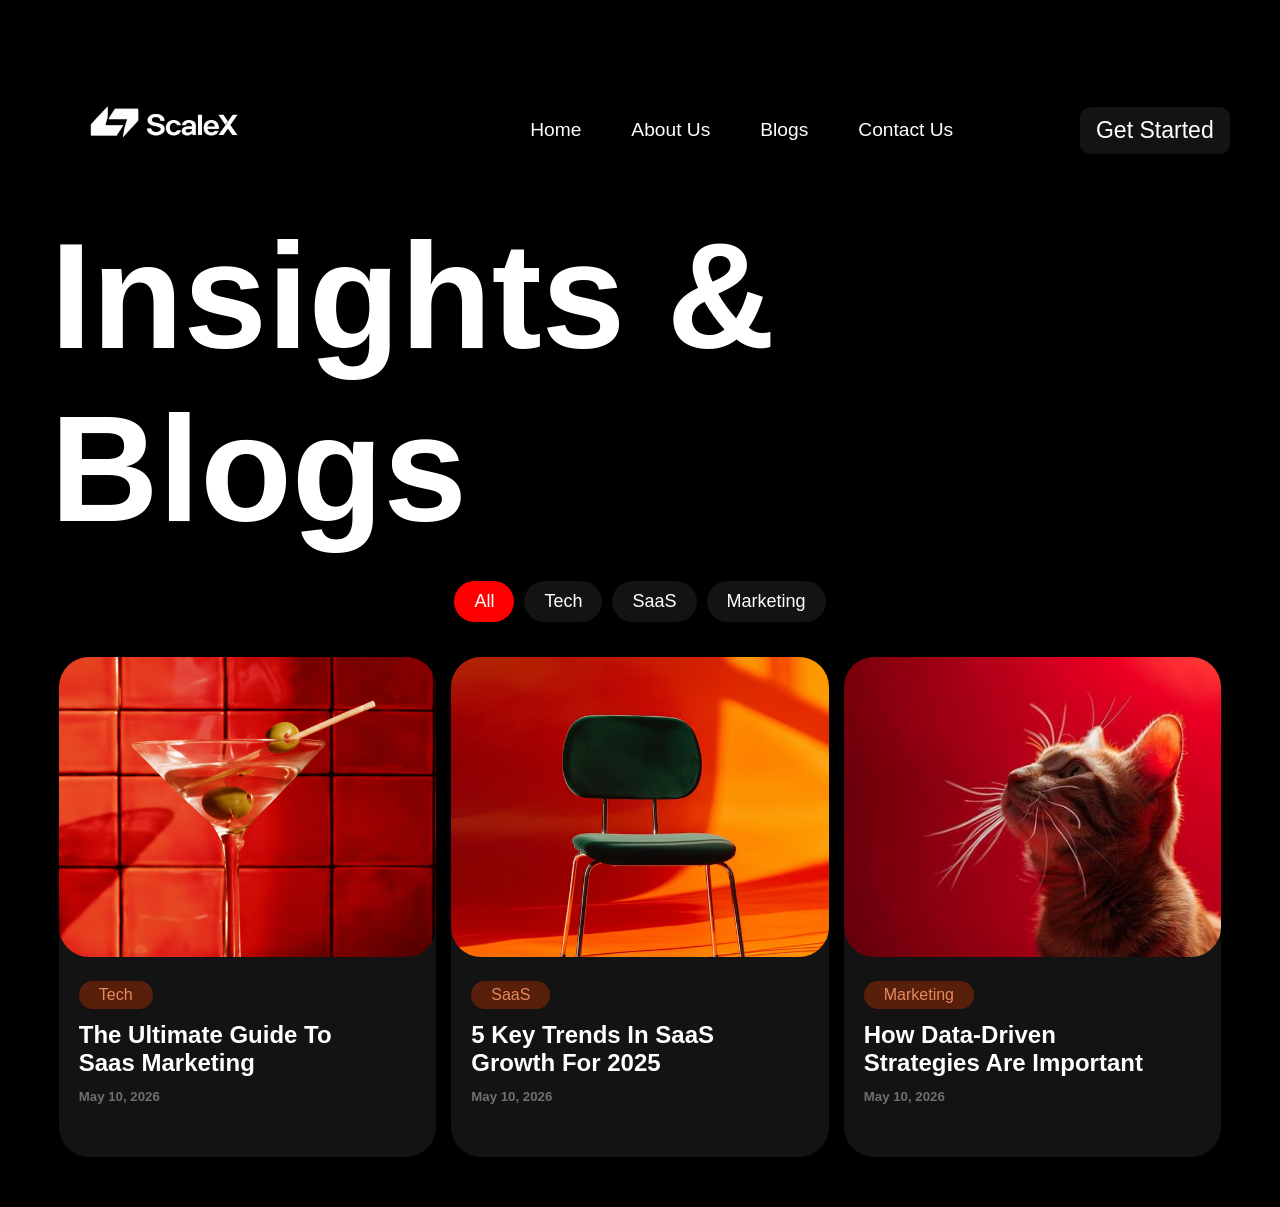
<file: A-2.1/index.html>
<!DOCTYPE html>
<html lang="en">

<head>
    <meta charset="UTF-8">
    <meta name="viewport" content="width=device-width, initial-scale=1.0">
    <title>ScaleX</title>
    <link rel="shortcut icon" href="assets/Logo.png" type="image/x-icon">
    <link rel="stylesheet" href="style.css">
</head>

<body>
    <nav>
        <div class="nleft">
            <img style="width: 240px; margin-right: 240px;" src="assets\Logo.png" alt="no image">
            <div class="ndec"><a href="">Home</a><a href="">About Us</a><a href="">Blogs</a><a href="">Contact Us</a>
            </div>
        </div>
        <div class="nright"><button>Get Started</button></div>
    </nav>
    <div class="box1">
        <h1>Insights & Blogs</h1>
    </div>
    <div class="box2"><a href="">All</a><a href="">Tech</a><a href="">SaaS</a><a href="">Marketing</a></div>

    <div class="box3">
        <div class="card">
            <img src="assets/LemonImg2.png" alt="">
            <div class="cdec">
                <a href="">Tech</a>
                <h2>The Ultimate Guide To <br> Saas Marketing</h2>
                <h5>May 10, 2026</h5>
            </div>
        </div>
        <div class="card"><img src="assets/ChairImg.avif" alt="">
            <div class="cdec">
                <a href="">SaaS</a>
                <h2>5 Key Trends In SaaS <br> Growth For 2025</h2>
                <h5>May 10, 2026</h5>
            </div>
        </div>
        <div class="card"><img src="assets/CatImg2.jpg" alt="">
            <div class="cdec"><a href="">Marketing</a>
                <h2>How Data-Driven <br> Strategies Are Important</h2>
                <h5>May 10, 2026</h5>
            </div>
        </div>
    </div>
</body>

</html>
</file>
<file: A-2.1/style.css>
* {
    margin: 0;
    padding: 0;
    box-sizing: border-box;
}

html,
body {
    height: 100%;
    width: 100%;
    background-color: #000000;
    color: #FFFFFF;
    padding: 2%;
    font-family: 'Lucida Sans', 'Lucida Sans Regular', 'Lucida Grande', 'Lucida Sans Unicode', Geneva, Verdana, sans-serif;
}

nav {
    display: flex;
    align-items: center;
    justify-content: space-between;
    font-size: larger;
}

.nleft {
    display: flex;
    align-items: center;
    justify-content: space-between;
}

.ndec {
    display: flex;
    gap: 50px;
}

a {
    text-decoration: none;
    color: #FFFFFF;
}

button {
    font-size: larger;
    padding: 10px;
    width: 150px;
    color: #FFFFFF;
    border: none;
    background-color: #131313;
    border-radius: 10px;
}

/* box1*/

.box1 {
    display: flex;
    justify-content: right;
    font-size: 75px;
}

/* box2 */

.box2 {
    display: flex;
    align-items: center;
    justify-content: center;
    gap: 10px;
    font-size: larger;
    padding: 25px 0;
}

.box2 a {
    font-size: large;
    padding: 10px 20px;
    background-color: #131313;
    border-radius: 35px;

}

.box2 a:first-child {
    background-color: red;
}

/* box3 */

.box3 {
    display: flex;
    align-items: center;
    justify-content: center;
    gap: 15px;
    padding-top: 10px;
    padding-bottom: 50px;
}

.card {
    border-radius: 30px;
    background-color: #131313;
    width: 32%;
    height: 500px;
}

.card img {
    padding: 0;
    border-radius: 30px;
    object-fit: cover;
    width: 100%;
    height: 60%;
}

.cdec {
    padding: 20px;
    display: flex;
    flex-direction: column;
    gap: 12px;
    align-items: flex-start;
}

.box3 a {
    padding: 5px 20px;
    border-radius: 35px;
    background-color: #58200A;
    color: #E5895F;
}

.box3 h5 {
    color: #6F6F6F;
}
</file>
